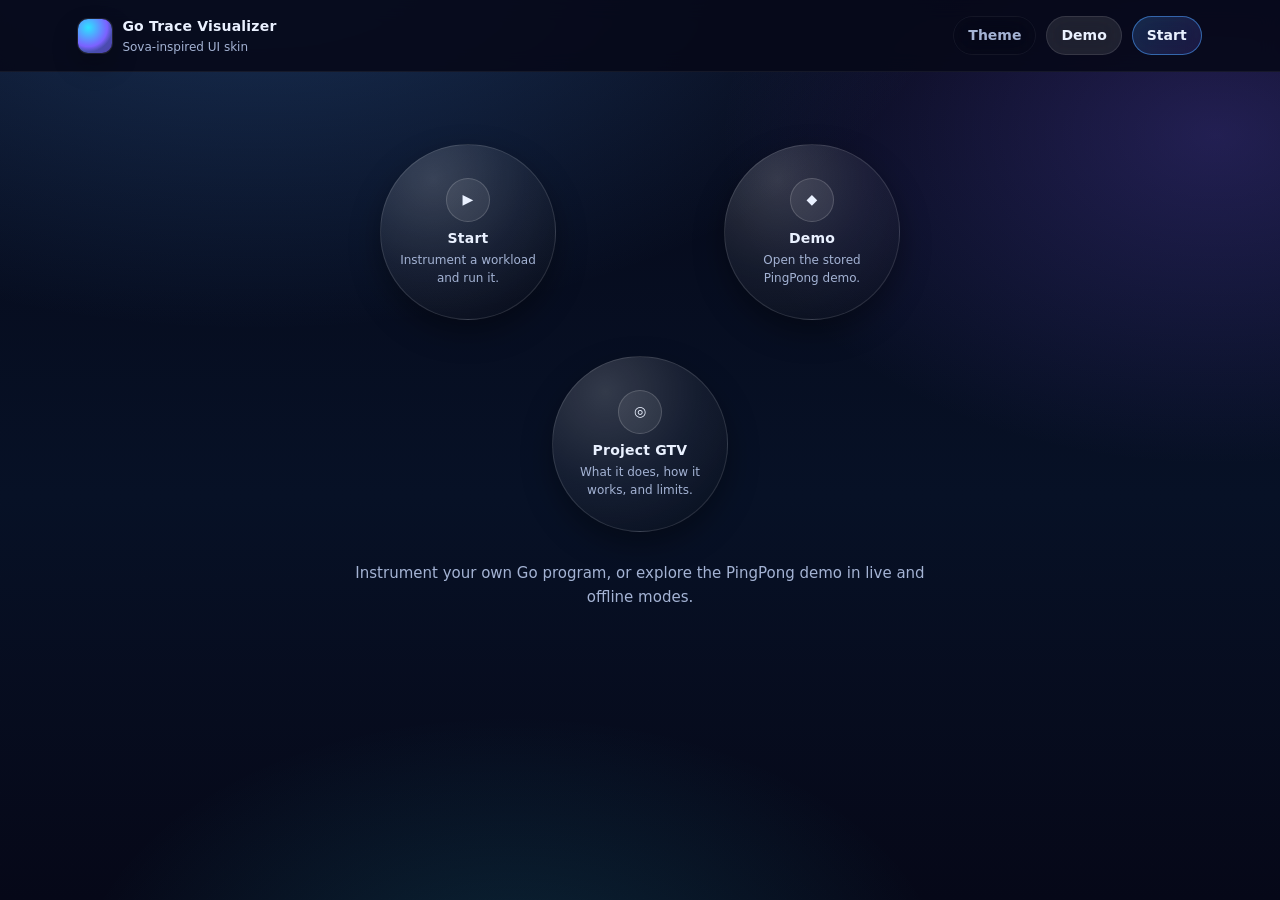
<file: web/pages/index/index.html>
<!doctype html>
<html lang="en">
<head>
  <meta charset="utf-8" />
  <meta name="viewport" content="width=device-width, initial-scale=1" />
  <title>GTV — Go Trace Visualizer</title>
  <link rel="stylesheet" href="../../shared/base.css" />
  <link rel="stylesheet" href="./index.css" />
  <script src="../../shared/ui.js" defer></script>
</head>
<body>
  <header class="gtv-nav">
    <div class="container inner">
      <a class="gtv-brand" href="index.html" aria-label="Go Trace Visualizer Home">
        <div class="gtv-logo" aria-hidden="true"></div>
        <div>
          <div class="gtv-brand-title">Go Trace Visualizer</div>
          <div class="gtv-brand-sub">Sova-inspired UI skin</div>
        </div>
      </a>
      <div class="gtv-navactions">
        <button class="btn ghost" type="button" data-gtv-theme-toggle>Theme</button>
        <a class="btn" href="../demo/demo.html">Demo</a>
        <a class="btn primary" href="../instrument/instrument.html">Start</a>
      </div>
    </div>
  </header>

  <main class="gtv-page">
    <section class="hero hero--center">
      <div class="container">
        <div class="hero-stack">
          <div class="cta-grid" role="list">
            <a class="cta-card" role="listitem" href="../instrument/instrument.html">
              <div class="cta-icon" aria-hidden="true">▶</div>
              <div>
                <div class="cta-title">Start</div>
                <div class="cta-sub">Instrument a workload and run it.</div>
              </div>
            </a>
            <a class="cta-card" role="listitem" href="../demo/demo.html">
              <div class="cta-icon" aria-hidden="true">◆</div>
              <div>
                <div class="cta-title">Demo</div>
                <div class="cta-sub">Open the stored PingPong demo.</div>
              </div>
            </a>
            <a class="cta-card" role="listitem" href="../project/project.html">
              <div class="cta-icon" aria-hidden="true">◎</div>
              <div>
                <div class="cta-title">Project GTV</div>
                <div class="cta-sub">What it does, how it works, and limits.</div>
              </div>
            </a>
          </div>
          <p class="muted hero-lead hero-lead-center">
            Instrument your own Go program, or explore the PingPong demo in live and offline modes.
          </p>

        </div>

      </div>
    </section>
  </main>
  <!-- footer removed -->
</body>
</html>
</file>
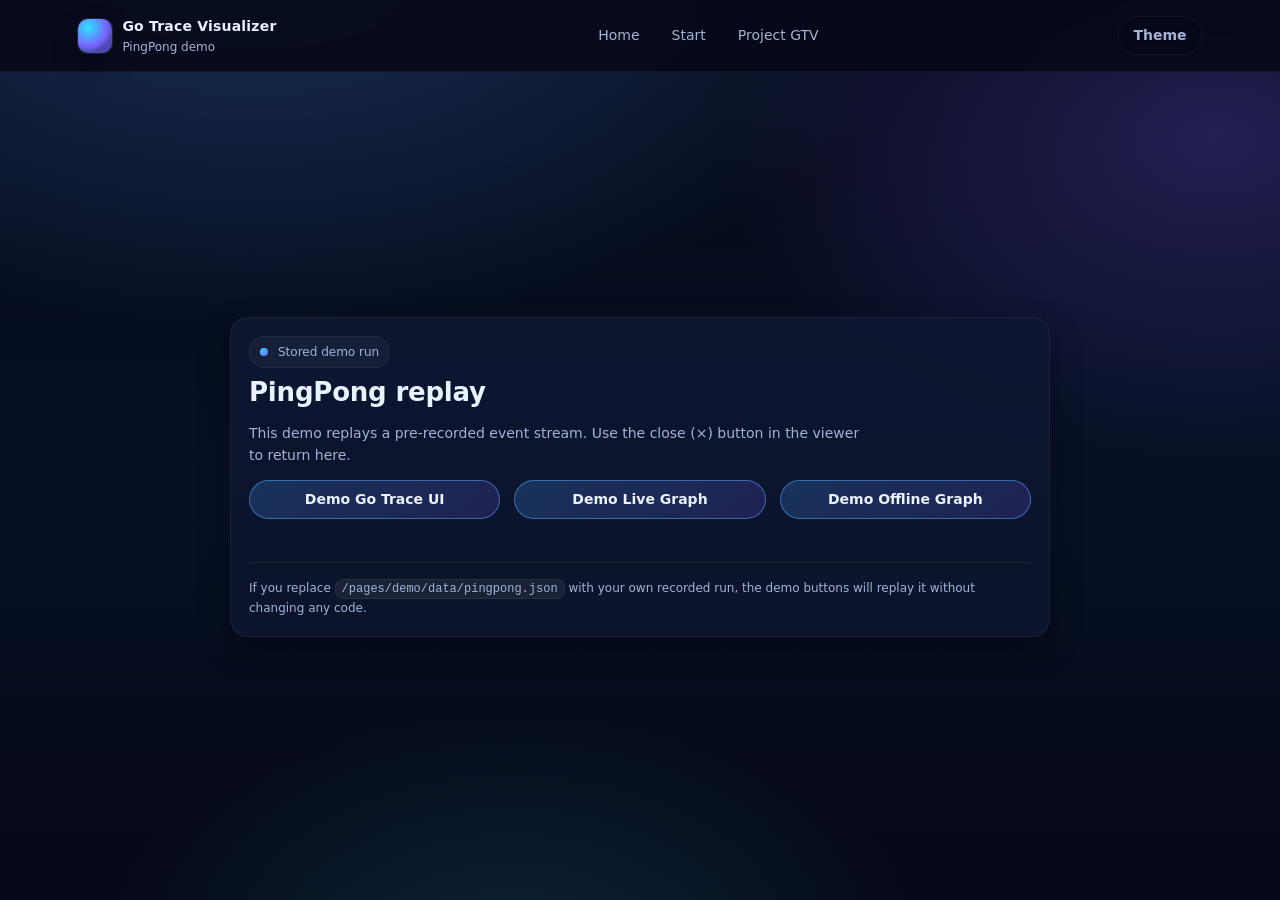
<file: web/pages/demo/demo.html>
<!doctype html>
<html lang="en">
<head>
  <meta charset="utf-8" />
  <meta name="viewport" content="width=device-width, initial-scale=1" />
  <title>GTV — Demo</title>
  <link rel="stylesheet" href="../../shared/base.css" />
  <link rel="stylesheet" href="./demo.css?v=20260216-1" />
  <script src="../../shared/ui.js" defer></script>
  <script src="./demo.js?v=20260216-1" defer></script>
</head>
<body>
  <header class="gtv-nav">
    <div class="container inner">
      <a class="gtv-brand" href="../index/index.html" aria-label="Go Trace Visualizer Home">
        <div class="gtv-logo" aria-hidden="true"></div>
        <div>
          <div class="gtv-brand-title">Go Trace Visualizer</div>
          <div class="gtv-brand-sub">PingPong demo</div>
        </div>
      </a>
      <nav class="gtv-navlinks" aria-label="Primary">
        <a class="gtv-link" href="../index/index.html">Home</a>
        <a class="gtv-link" href="../instrument/instrument.html">Start</a>
        <a class="gtv-link" href="../project/project.html">Project GTV</a>
      </nav>
      <div class="gtv-navactions">
        <button class="btn ghost" type="button" data-gtv-theme-toggle>Theme</button>
      </div>
    </div>
  </header>

  <main class="gtv-page demo-wrap">
    <div class="container">
      <div class="card pad demo-card">
        <div class="kicker"><span class="kdot" aria-hidden="true"></span>Stored demo run</div>
        <h2 style="margin:10px 0 8px">PingPong replay</h2>
        <p class="muted demo-lead">
          This demo replays a pre-recorded event stream. Use the close (×) button in the viewer to return here.
        </p>

        <div class="demo-actions">
          <button id="btnGoTrace" class="btn primary" type="button">Demo Go Trace UI</button>
          <a class="btn primary" href="../graph-live/graph-live.html?mode=demo&src=/pages/demo/data/pingpong.json&autoplay=1&return=../demo/demo.html">Demo Live Graph</a>
          <a class="btn primary" href="../graph/graph.html?mode=demo&src=/pages/demo/data/pingpong.json&return=../demo/demo.html">Demo Offline Graph</a>
        </div>
        <div id="goTraceStatus" class="mini demo-status" role="status" aria-live="polite"></div>

        <div class="hr"></div>
        <div class="mini demo-footnote">
          If you replace <code>/pages/demo/data/pingpong.json</code> with your own recorded run, the demo buttons will replay it without changing any code.
        </div>
      </div>
    </div>
  </main>
</body>
</html>
</file>
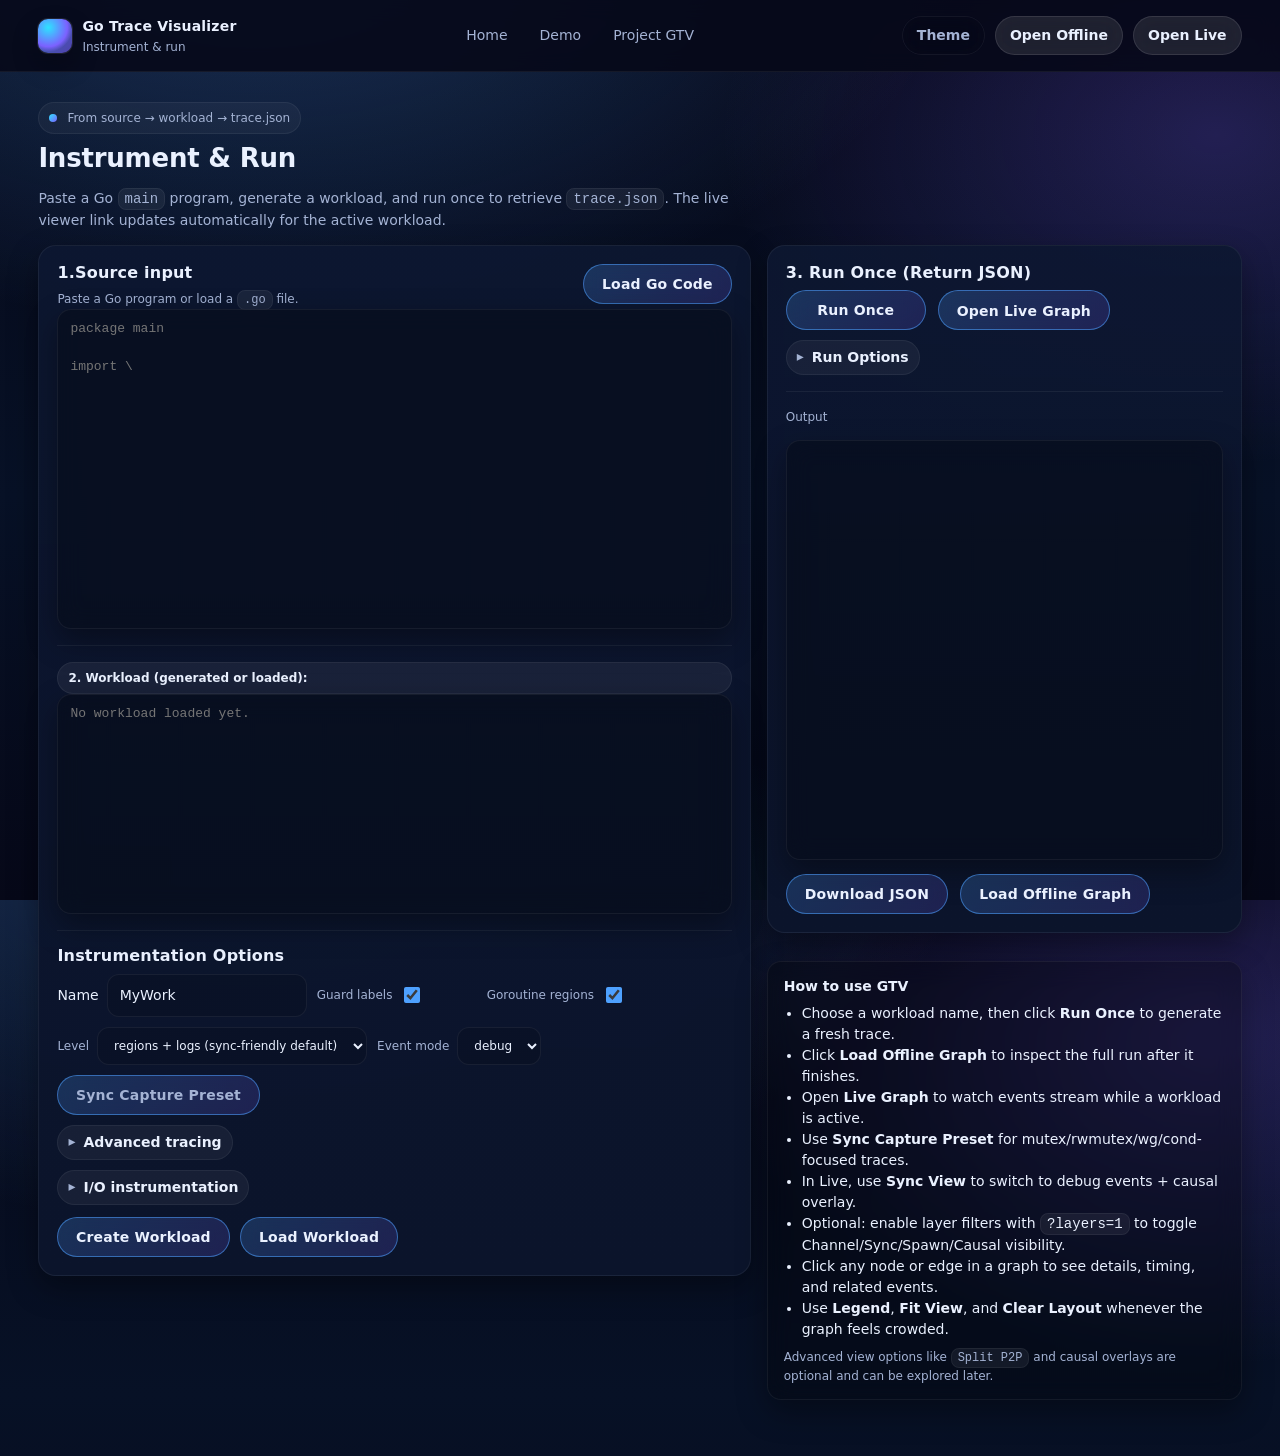
<file: web/pages/instrument/instrument.html>
<!doctype html>
<html lang="en">
<head>
  <meta charset="utf-8" />
  <meta name="viewport" content="width=device-width, initial-scale=1" />
  <title>GTV — Instrument & Run</title>
  <link rel="stylesheet" href="../../shared/base.css" />
  <link rel="stylesheet" href="../index/index.css" />
  <link rel="stylesheet" href="./instrument.css" />
  <script src="../../shared/ui.js" defer></script>
  <script src="./instrument.js" defer></script>
</head>
<body>
  <header class="gtv-nav">
    <div class="container-wide inner">
      <a class="gtv-brand" href="../index/index.html" aria-label="Go Trace Visualizer Home">
        <div class="gtv-logo" aria-hidden="true"></div>
        <div>
          <div class="gtv-brand-title">Go Trace Visualizer</div>
          <div class="gtv-brand-sub">Instrument & run</div>
        </div>
      </a>
      <nav class="gtv-navlinks" aria-label="Primary">
        <a class="gtv-link" href="../index/index.html">Home</a>
        <a class="gtv-link" href="../demo/demo.html">Demo</a>
        <a class="gtv-link" href="../project/project.html">Project GTV</a>
      </nav>
      <div class="gtv-navactions">
        <button class="btn ghost" type="button" data-gtv-theme-toggle>Theme</button>
        <a class="btn" href="../graph/graph.html?return=../instrument/instrument.html" target="_blank" rel="noopener">Open Offline</a>
        <a class="btn" href="../graph-live/graph-live.html?return=../instrument/instrument.html" target="_blank" rel="noopener">Open Live</a>
      </div>
    </div>
  </header>

  <main class="gtv-page">
    <div class="container-wide">
      <div class="kicker"><span class="kdot" aria-hidden="true"></span>From source → workload → trace.json</div>
      <h2 style="margin-top:10px">Instrument & Run</h2>
      <p class="muted" style="max-width: 80ch">
        Paste a Go <code>main</code> program, generate a workload, and run once to retrieve <code>trace.json</code>.
        The live viewer link updates automatically for the active workload.
      </p>

      <div class="instr-grid" style="margin-top: 14px">
        <section class="card pad source-card">
          <div class="instr-card-title">
            <div class="left">
              <h3>1.Source input</h3>
              <div class="mini">Paste a Go program or load a <code>.go</code> file.</div>
            </div>
            <div class="control-row">
              <button class="btn" id="btnLoadCode" type="button">Load Go Code</button>
              <input id="fileGoCode" type="file" accept=".go" style="display:none" />
            </div>
          </div>

          <textarea id="code" spellcheck="false" placeholder="package main

import \"fmt\"

func main(){
  // gtv:send=out[0]
  ch := make(chan int,1); ch <- 1
  // gtv:recv=out[0]
  _ = <-ch
  fmt.Println(\"done\")
}"></textarea>

          <div class="hr"></div>

          <div class="mini workload-title">2. Workload (generated or loaded):</div>
          <textarea id="workloadView" spellcheck="false" readonly placeholder="No workload loaded yet."></textarea>

          <div class="hr"></div>

          <h3 style="margin-bottom: 8px">Instrumentation Options </h3>
          <div class="control-row">
            <label>Name <input id="name" placeholder="MyWork" /></label>
            <label class="mini">Guard labels <input type="checkbox" id="guard" checked /></label>
            <label class="mini">Goroutine regions <input type="checkbox" id="gorRegions" checked /></label>
            <label class="mini">Level
              <select id="level">
                <option value="regions">regions only</option>
                <option value="regions_logs" selected>regions + logs (sync-friendly default)</option>
                <option value="tasks_only">tasks only</option>
              </select>
            </label>
            <label class="mini">Event mode
              <select id="mode">
                <option value="teach">teach</option>
                <option value="debug" selected>debug</option>
              </select>
            </label>
            <button class="btn ghost" id="btnSyncInstrPreset" type="button">Sync Capture Preset</button>
          </div>

          <details class="option-group">
            <summary>Advanced tracing</summary>
            <div class="option-panel">
              <div class="control-row compact">
                <label class="mini">Value logs <input type="checkbox" id="valueLogs" /></label>
                <label class="mini">Block regions <input type="checkbox" id="blockRegions" checked /></label>
              </div>
            </div>
          </details>

          <details class="option-group">
            <summary>I/O instrumentation</summary>
            <div class="option-panel">
              <div class="control-row compact">
                <label class="mini">I/O regions <input type="checkbox" id="ioRegions" /></label>
                <label class="mini">JSON <input type="checkbox" id="ioJSON" /></label>
                <label class="mini">DB <input type="checkbox" id="ioDB" /></label>
                <label class="mini">HTTP <input type="checkbox" id="ioHTTP" /></label>
                <label class="mini">OS I/O <input type="checkbox" id="ioOS" /></label>
              </div>
            </div>
          </details>

          <div class="control-row workload-actions" style="margin-top:12px">
            <button class="btn primary" id="btnInstrument" type="button">Create Workload</button>
            <button class="btn" id="btnLoadWorkload" type="button">Load Workload</button>
            <div id="status" class="mini status-line"></div>
          </div>
        </section>

        <aside class="kb">
          <section class="card pad">
            <div class="instr-card-title">
              <div class="left">
                <h3>3. Run Once (Return JSON)</h3>
              </div>
            </div>

            <div class="control-row run-actions">
              <button class="btn primary" id="btnRun" type="button">Run Once</button>
              <a id="liveGraphLink" href="#" target="_blank" rel="noopener" class="btn" style="display:none">Open Live Graph</a>
            </div>

            <details class="option-group">
              <summary>Run Options</summary>
              <div class="option-panel">
                <div class="control-row compact">
                  <label class="mini">Synth <input type="checkbox" id="synth" checked /></label>
                  <label class="mini">Drop unlabeled blocked <input type="checkbox" id="drop" /></label>
                  <label class="mini">Run ms
                    <input type="number" id="timeoutMs" min="50" max="20000" value="1000" style="width:92px" />
                  </label>
                  <label class="mini" title="Caches built runner binaries per workload; speeds Run Once. Uncheck to force rebuild each run.">Build cache
                    <input type="checkbox" id="buildCache" checked />
                  </label>
                  <button class="btn ghost" id="btnClearCache" type="button">Clear build cache</button>
                  <span id="timeoutWarn" class="mini" style="color:var(--warn); display:none"></span>
                  <label class="mini">Broadcast mode
                    <select id="bcMode">
                      <option value="">(default)</option>
                      <option value="buffered">buffered</option>
                      <option value="blocking">blocking</option>
                      <option value="both">both</option>
                    </select>
                  </label>
                </div>
              </div>
            </details>

            <div class="hr"></div>

            <div class="mini">Output</div>
            <pre id="out" style="overflow:auto"></pre>

            <div class="control-row run-actions" style="margin-top:10px">
              <button class="btn" id="btnDownload" type="button">Download JSON</button>
              <a id="btnOffline" href="../graph/graph.html?return=../instrument/instrument.html" target="_blank" rel="noopener" class="btn">Load Offline Graph</a>
              <span id="dlHint" class="mini"></span>
            </div>
          </section>

          <section class="tip">
            <div style="font-weight:700; color:var(--fg); margin-bottom:6px">How to use GTV</div>
            <ul style="margin:0; padding-left:18px">
              <li>Choose a workload name, then click <b>Run Once</b> to generate a fresh trace.</li>
              <li>Click <b>Load Offline Graph</b> to inspect the full run after it finishes.</li>
              <li>Open <b>Live Graph</b> to watch events stream while a workload is active.</li>
              <li>Use <b>Sync Capture Preset</b> for mutex/rwmutex/wg/cond-focused traces.</li>
              <li>In Live, use <b>Sync View</b> to switch to debug events + causal overlay.</li>
              <li>Optional: enable layer filters with <code>?layers=1</code> to toggle Channel/Sync/Spawn/Causal visibility.</li>
              <li>Click any node or edge in a graph to see details, timing, and related events.</li>
              <li>Use <b>Legend</b>, <b>Fit View</b>, and <b>Clear Layout</b> whenever the graph feels crowded.</li>
            </ul>
            <div class="mini" style="margin-top:8px">Advanced view options like <code>Split P2P</code> and causal overlays are optional and can be explored later.</div>
          </section>
        </aside>
      </div>

    </div>
  </main>

  <dialog id="workloadPickerDialog" class="workload-picker-dialog">
    <div class="workload-picker-card">
      <h3>Load Workload</h3>
      <div class="mini">Choose from <code>internal/workload</code>.</div>
      <input id="workloadPickerSearch" type="text" placeholder="Search workload name..." autocomplete="off" />
      <div id="workloadPickerCount" class="mini"></div>
      <div id="workloadPickerList" class="workload-picker-list" role="listbox" aria-label="Generated workloads"></div>
      <div class="workload-picker-actions">
        <button id="workloadPickerCancel" class="btn ghost" type="button">Cancel</button>
      </div>
    </div>
  </dialog>
</body>
</html>
</file>
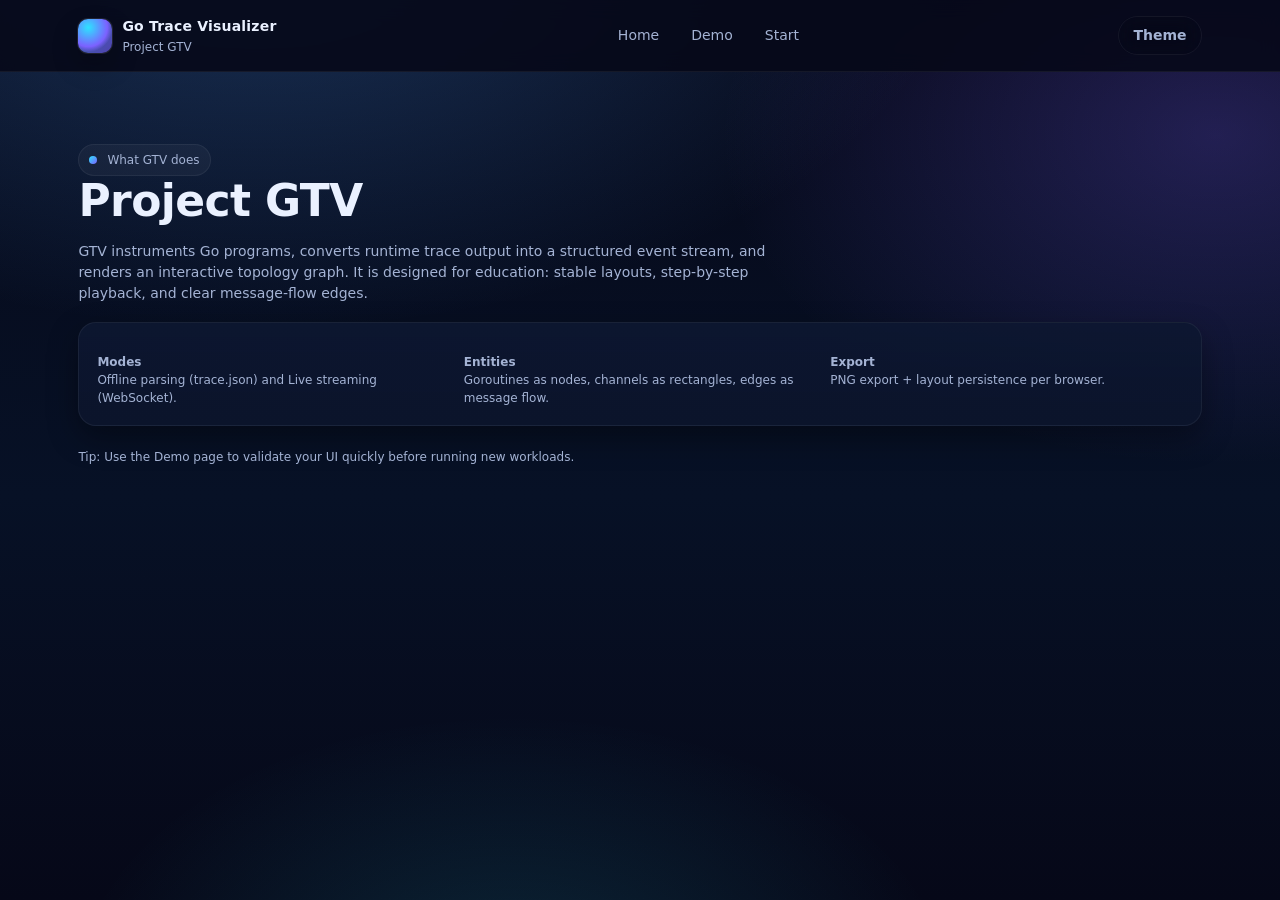
<file: web/pages/project/project.html>
<!doctype html>
<html lang="en">
<head>
  <meta charset="utf-8" />
  <meta name="viewport" content="width=device-width, initial-scale=1" />
  <title>GTV — Project GTV</title>
  <link rel="stylesheet" href="../../shared/base.css" />
  <link rel="stylesheet" href="../index/index.css" />
  <script src="../../shared/ui.js" defer></script>
</head>
<body>
  <header class="gtv-nav">
    <div class="container inner">
      <a class="gtv-brand" href="../index/index.html" aria-label="Go Trace Visualizer Home">
        <div class="gtv-logo" aria-hidden="true"></div>
        <div>
          <div class="gtv-brand-title">Go Trace Visualizer</div>
          <div class="gtv-brand-sub">Project GTV</div>
        </div>
      </a>
      <nav class="gtv-navlinks" aria-label="Primary">
        <a class="gtv-link" href="../index/index.html">Home</a>
        <a class="gtv-link" href="../demo/demo.html">Demo</a>
        <a class="gtv-link" href="../instrument/instrument.html">Start</a>
      </nav>
      <div class="gtv-navactions">
        <button class="btn ghost" type="button" data-gtv-theme-toggle>Theme</button>
      </div>
    </div>
  </header>

  <main class="gtv-page">
    <section class="hero">
      <div class="container">
        <div class="kicker"><span class="kdot" aria-hidden="true"></span>What GTV does</div>
        <h1>Project GTV</h1>
        <p class="muted" style="max-width: 80ch">
          GTV instruments Go programs, converts runtime trace output into a structured event stream, and renders an interactive topology graph.
          It is designed for education: stable layouts, step-by-step playback, and clear message-flow edges.
        </p>

        <div class="card pad" style="margin-top:18px">
          <div class="project-grid">
            <div class="mini"><strong>Modes</strong><br>Offline parsing (trace.json) and Live streaming (WebSocket).</div>
            <div class="mini"><strong>Entities</strong><br>Goroutines as nodes, channels as rectangles, edges as message flow.</div>
            <div class="mini"><strong>Export</strong><br>PNG export + layout persistence per browser.</div>
          </div>
        </div>

        <footer class="gtv-footer">
          <div class="muted">Tip: Use the Demo page to validate your UI quickly before running new workloads.</div>
        </footer>
      </div>
    </section>
  </main>
</body>
</html>
</file>
<file: web/shared/base.css>
/* GTV UI Theme — Sova-inspired (dark-first) */
:root{
  --bg0:#060818;
  --bg1:#071126;
  --bg2:#0b1836;
  --panel:#0d1731;
  --panel2:#0b142b;
  --border:rgba(255,255,255,.10);
  --border2:rgba(255,255,255,.06);
  --shadow:0 12px 30px rgba(0,0,0,.35);

  --fg:#eaf1ff;
  --muted:#a4b3d4;
  --muted2:#7f93bd;

  --accent:#4ea1ff;
  --accent2:#7b61ff;
  --accent3:#2de3ff;

  /* Graph palette (used by current renderers) */
  --main: #4ea1ff;
  --worker: #7ee787;
  --chan: #f6c453;
  --cluster: #8b5cf6;
  --edge-send: #22d3ee;
  --edge-recv: #f97316;
  --role-coordinator: #4ea1ff;
  --role-producer: #22c55e;
  --role-consumer: #fb7185;
  --role-unknown: #64748b;
  --sync-mutex: #ef4444;
  --sync-rwmutex: #f59e0b;
  --sync-waitgroup: #14b8a6;
  --sync-cond: #a855f7;
  --sync-context: #38bdf8;
  --blocked: #ff6b8a;


  --success:#7ee787;
  --warn:#f6c453;
  --danger:#ff6b8a;

  --radius-xl:18px;
  --radius-lg:14px;
  --radius:12px;
  --radius-sm:10px;

  --font: ui-sans-serif, system-ui, -apple-system, Segoe UI, Roboto, Ubuntu, Arial, "Apple Color Emoji", "Segoe UI Emoji";
  --mono: ui-monospace, SFMono-Regular, Menlo, Monaco, Consolas, "Liberation Mono", "Courier New", monospace;

  --container: 1180px;
  --nav-h: 72px;
}

/* Glass close button used by viewers */
.gtv-close{
  position:fixed;
  top:14px;
  left:14px;
  width:40px;
  height:40px;
  border-radius:999px;
  display:grid;
  place-items:center;
  text-decoration:none;
  color:var(--fg);
  background: rgba(255,255,255,.08);
  border:1px solid rgba(255,255,255,.16);
  backdrop-filter: blur(12px);
  box-shadow: var(--shadow);
  z-index:9999;
  user-select:none;
}
.gtv-close:hover{transform:translateY(-1px);border-color:rgba(255,255,255,.24)}
.gtv-close:active{transform:translateY(0)}

/* Light theme toggle used by existing pages */
html.theme-light{
  --bg0:#f7f9ff;
  --bg1:#edf2ff;
  --bg2:#e8eeff;
  --panel:#ffffff;
  --panel2:#ffffff;
  --border:rgba(6,14,30,.12);
  --border2:rgba(6,14,30,.08);
  --shadow:0 12px 30px rgba(6,14,30,.10);

  --fg:#0a1230;
  --muted:#4a5a7c;
  --muted2:#6a7aa4;

  --accent:#1a6bff;
  --accent2:#6b4bff;
  --accent3:#00b5ff;
}

*{box-sizing:border-box}
html,body{height:100%}
body{
  margin:0;
  font:14px/1.5 var(--font);
  color:var(--fg);
  background:
    radial-gradient(1200px 700px at 20% -10%, rgba(78,161,255,.30), transparent 60%),
    radial-gradient(900px 600px at 95% 15%, rgba(123,97,255,.24), transparent 55%),
    radial-gradient(800px 500px at 40% 110%, rgba(45,227,255,.14), transparent 55%),
    linear-gradient(180deg, var(--bg0), var(--bg1) 55%, var(--bg0));
  overflow-x:hidden;
}

/* subtle grid */
body::before{
  content:"";
  position:fixed;
  inset:0;
  pointer-events:none;
  background-image:
    linear-gradient(to right, rgba(255,255,255,.05) 1px, transparent 1px),
    linear-gradient(to bottom, rgba(255,255,255,.05) 1px, transparent 1px);
  background-size: 72px 72px;
  opacity:.08;
}
html.theme-light body::before{opacity:.10; background-image:
  linear-gradient(to right, rgba(10,18,48,.10) 1px, transparent 1px),
  linear-gradient(to bottom, rgba(10,18,48,.10) 1px, transparent 1px);
}

a{color:inherit; text-decoration:none}
a:hover{opacity:.92}

.container{max-width:1200px; margin:0 auto; padding:0 24px}
.container-wide{max-width:1440px; margin:0 auto; padding:0 24px}
body:not(.graph-page) .container,
body:not(.graph-page) .container-wide{
  padding-left: clamp(20px, 3vw, 48px);
  padding-right: clamp(20px, 3vw, 48px);
}

/* Navbar */
.gtv-nav{
  position:sticky;
  top:0;
  /* Keep navbar above full-screen SVG canvases and fixed HUD layers */
  z-index:200;
  height:var(--nav-h);
  display:flex;
  align-items:center;
  /* More opaque than before so it doesn't visually "disappear" over busy graphs */
  background: color-mix(in srgb, var(--bg0) 88%, transparent);
  backdrop-filter: blur(10px);
  border-bottom:1px solid var(--border2);
}
.gtv-nav .inner{display:flex; align-items:center; justify-content:space-between; gap:18px; width:100%}
.gtv-brand{display:flex; align-items:center; gap:10px; min-width:220px}
.gtv-logo{
  width:34px; height:34px; border-radius:10px;
  background: radial-gradient(circle at 30% 25%, var(--accent3), var(--accent2) 55%, rgba(0,0,0,0) 70%),
              linear-gradient(135deg, rgba(78,161,255,.65), rgba(123,97,255,.65));
  box-shadow: 0 0 0 1px var(--border), 0 12px 26px rgba(0,0,0,.25);
}
.gtv-brand-title{font-weight:700; letter-spacing:.2px}
.gtv-brand-sub{font-size:12px; color:var(--muted); margin-top:1px}

.gtv-navlinks{display:flex; align-items:center; gap:6px; flex-wrap:wrap}
.gtv-link{
  padding:10px 12px;
  border-radius:999px;
  color:var(--muted);
  border:1px solid transparent;
}
.gtv-link:hover{color:var(--fg); background:rgba(255,255,255,.06); border-color:var(--border2)}
.gtv-link.active{color:var(--fg); background:rgba(78,161,255,.14); border-color:rgba(78,161,255,.35)}

.gtv-navactions{display:flex; align-items:center; gap:10px}
.gtv-navactions .btn{font-size:14px}
.gtv-link{font-size:14px}

/* Buttons */
.btn{
  appearance:none;
  border:1px solid var(--border);
  background: rgba(255,255,255,.10);
  color:var(--fg);
  border-radius:999px;
  padding:10px 14px;
  font-weight:600;
  cursor:pointer;
  transition: transform .12s ease, background .12s ease, border-color .12s ease;
  backdrop-filter: blur(12px);
  font-family: var(--font);
  font-size: 14px;
  line-height: 1.2;
}
.btn:hover{transform: translateY(-1px); background:rgba(255,255,255,.08)}
.btn:active{transform: translateY(0px)}
.btn:disabled{opacity:.55; cursor:not-allowed; transform:none}

html.theme-light .btn{
  background: rgba(255,255,255,.65);
  border-color: rgba(10,18,48,.12);
  color: var(--fg);
}
html.theme-light .btn.primary{
  border-color: rgba(26,107,255,.45);
  background: linear-gradient(135deg, rgba(26,107,255,.20), rgba(107,75,255,.16));
}

.btn.primary{
  border-color: rgba(78,161,255,.55);
  background: linear-gradient(135deg, rgba(78,161,255,.22), rgba(123,97,255,.18));
}
.btn.primary:hover{background: linear-gradient(135deg, rgba(78,161,255,.28), rgba(123,97,255,.22))}

.btn.ghost{background:transparent; border-color:var(--border2); color:var(--muted)}
.btn.ghost:hover{color:var(--fg); background:rgba(255,255,255,.06)}

/* Cards */
.card{
  background: linear-gradient(180deg, color-mix(in srgb, var(--panel) 92%, transparent), var(--panel2));
  border:1px solid var(--border2);
  border-radius:var(--radius-xl);
  box-shadow: var(--shadow);
}
.card.pad{padding:18px 18px}
.card.soft{box-shadow: 0 8px 22px rgba(0,0,0,.22)}

.kicker{
  display:inline-flex;
  align-items:center;
  gap:10px;
  padding:6px 10px;
  border-radius:999px;
  border:1px solid var(--border2);
  background:rgba(255,255,255,.04);
  color:var(--muted);
  font-size:12px;
}
.kdot{width:8px; height:8px; border-radius:50%; background:linear-gradient(135deg, var(--accent3), var(--accent2))}

h1,h2,h3{margin:0 0 8px 0; line-height:1.15}
h1{font-size:44px; letter-spacing:-.6px}
h2{font-size:26px; letter-spacing:-.2px}
h3{font-size:16px; letter-spacing:.2px}
@media (max-width: 780px){h1{font-size:34px}}

.muted{color:var(--muted)}
.mini{font-size:12px; color:var(--muted)}

/* Inputs */
input, select, textarea{
  font:inherit;
  color:var(--fg);
  background: rgba(0,0,0,.12);
  border: 1px solid var(--border2);
  border-radius: 12px;
  padding:10px 12px;
  outline:none;
}
html.theme-light input, html.theme-light select, html.theme-light textarea{background: rgba(10,18,48,.03)}
input:focus, select:focus, textarea:focus{border-color: rgba(78,161,255,.55); box-shadow: 0 0 0 4px rgba(78,161,255,.12)}
textarea{font-family: var(--mono); font-size: 13px; line-height:1.45}
label{display:inline-flex; align-items:center; gap:8px}

/* Layout helpers */
.gtv-page{padding:30px 0 56px}
.hero{
  padding:42px 0 18px;
}
.hero .grid{display:grid; grid-template-columns: 1.15fr .85fr; gap:22px; align-items:stretch}
@media (max-width: 980px){.hero .grid{grid-template-columns:1fr;}}

.hero-actions{display:flex; gap:10px; flex-wrap:wrap; margin-top:16px}

.feature-grid{display:grid; grid-template-columns: repeat(3, 1fr); gap:16px; margin-top:16px}
@media (max-width: 980px){.feature-grid{grid-template-columns:1fr}}

.feature-card{padding:18px 18px}
.feature-card h3{display:flex; align-items:center; justify-content:space-between; gap:10px}
.feature-card .icon{
  width:34px; height:34px; border-radius:12px;
  background: rgba(255,255,255,.06);
  border: 1px solid var(--border2);
  display:grid; place-items:center;
}

.hr{height:1px; background:var(--border2); margin:16px 0}

/* Utility badge */
.badge{display:inline-flex; align-items:center; gap:8px; font-size:12px; color:var(--muted);
  padding:7px 10px; border-radius:999px; border:1px solid var(--border2); background:rgba(255,255,255,.04)}

/* Improve default <code>/<pre> */
code, pre{font-family: var(--mono)}
code{background:rgba(255,255,255,.06); border:1px solid var(--border2); padding:2px 6px; border-radius:8px}
pre{
  background: rgba(0,0,0,.18);
  border:1px solid var(--border2);
  border-radius: 14px;
  padding: 12px 14px;
  overflow:auto;
}

/* Existing class compat */
.choose{font-size:12px; color:var(--muted)}
.hint{color:var(--muted)}

/* Make checkboxes nicer without breaking */
input[type="checkbox"]{width:16px; height:16px; accent-color: var(--accent)}
input[type="range"]{accent-color: var(--accent)}

/* Default page footer */
.gtv-footer{padding:22px 0 40px; color:var(--muted); font-size:12px}

/* Responsive layout */
@media (max-width: 1024px){
  :root{--container: 960px}
}

@media (max-width: 900px){
  .container{padding:0 18px}
  .gtv-nav{
    height:auto;
    padding:12px 0;
  }
  .gtv-nav .inner{
    flex-direction:column;
    align-items:flex-start;
  }
  .gtv-navlinks,
  .gtv-navactions{
    width:100%;
    justify-content:flex-start;
  }
  .gtv-navactions{flex-wrap:wrap}
  .gtv-page{padding:24px 0 44px}
  .hero{padding:30px 0 12px}
  .card.pad{padding:16px}
}

@media (max-width: 640px){
  h1{font-size:30px}
  h2{font-size:22px}
  .container{padding:0 14px}
  .gtv-brand{min-width:0}
  .gtv-brand-title{font-size:14px}
  .gtv-brand-sub{font-size:11px}
  .gtv-navactions .btn,
  .gtv-navactions .gtv-link{
    width:100%;
    justify-content:center;
  }
  .gtv-navlinks{
    flex-direction:column;
    align-items:flex-start;
  }
  .hero-actions{flex-direction:column}
  .badge{flex-wrap:wrap}
}

@media (max-width: 420px){
  .btn{padding:9px 12px}
  input, select, textarea{padding:9px 10px}
  .gtv-page{padding:18px 0 36px}
}
</file>
<file: web/pages/index/index.css>
.hero--center{padding:36px 0 18px}
.hero-stack{display:flex;flex-direction:column;align-items:center;gap:14px}
.hero-lead{max-width:64ch;font-size:15px;line-height:1.6}
.hero-lead-center{text-align:center}

/* Triangle layout */
.cta-grid{
  --cta-size: 176px;
  --cta-gap: 36px;
  position:relative;
  width:min(520px, 100%);
  height:calc(var(--cta-size) * 2 + var(--cta-gap));
  margin:6px auto 0;
}
.cta-card{
  position:absolute;
  width:var(--cta-size);
  height:var(--cta-size);
  border-radius:999px;
  display:flex;
  flex-direction:column;
  align-items:center;
  justify-content:center;
  gap:6px;
  padding:16px;
  text-align:center;
  background:radial-gradient(circle at 30% 20%, rgba(255,255,255,.18), rgba(255,255,255,.06) 50%, rgba(0,0,0,.25) 100%);
  border:1px solid rgba(255,255,255,.12);
  box-shadow:var(--shadow);
  text-decoration:none;
  color:inherit;
}
.cta-card:hover{transform:translateY(-2px);border-color:rgba(255,255,255,.2)}
.cta-card:nth-child(1){left:0; top:0}
.cta-card:nth-child(2){right:0; top:0}
.cta-card:nth-child(3){left:50%; bottom:0; transform:translateX(-50%)}

.cta-icon{
  width:44px;
  height:44px;
  border-radius:999px;
  display:grid;
  place-items:center;
  background:rgba(255,255,255,.08);
  border:1px solid rgba(255,255,255,.16);
  font-weight:700;
}
.cta-title{font-weight:700;letter-spacing:.2px}
.cta-sub{color:var(--muted);font-size:12px;margin-top:2px}
.project{margin-top:22px}
.project-grid{display:grid;grid-template-columns:repeat(3,minmax(0,1fr));gap:14px;margin-top:12px}
@media (max-width: 980px){.project-grid{grid-template-columns:1fr}}

@media (max-width: 980px){
  .cta-grid{
    --cta-size: 160px;
    --cta-gap: 28px;
    width:min(480px, 100%);
  }
}

@media (max-width: 780px){
  .hero--center{padding:32px 0 22px}
  .hero-stack{align-items:stretch}
  .hero-lead{font-size:14px}
  .cta-grid{
    --cta-size: 150px;
    --cta-gap: 22px;
    width:min(420px, 100%);
  }
  .cta-sub{font-size:11px}
}

@media (max-width: 600px){
  .cta-grid{
    position:static;
    display:grid;
    grid-template-columns:1fr;
    gap:14px;
    height:auto;
  }
  .cta-card{
    position:static;
    width:100%;
    height:auto;
    border-radius:16px;
    flex-direction:row;
    justify-content:flex-start;
    text-align:left;
  }
  .cta-card:nth-child(3){transform:none}
}

.landing-footer{
  padding:18px 0 30px;
}
.landing-footer-inner{
  display:flex;
  align-items:center;
  justify-content:space-between;
  gap:14px;
  flex-wrap:wrap;
}
.badge-compact{
  font-size:11px;
  padding:6px 8px;
}

@media (max-width: 700px){
  .landing-footer-inner{justify-content:center; text-align:center}
}
</file>
<file: web/pages/demo/demo.css>
.demo-wrap{min-height:calc(100vh - 90px);display:grid;place-items:center;padding:28px 0}
.demo-card{max-width:820px;width:100%}
.demo-actions{display:grid;grid-template-columns:repeat(3,minmax(0,1fr));gap:14px;margin-top:14px}
@media(max-width:860px){.demo-actions{grid-template-columns:repeat(2,minmax(0,1fr))}}
@media(max-width:620px){.demo-actions{grid-template-columns:1fr}}
.demo-actions .btn,
.demo-actions a.btn,
.demo-actions button.btn{
  justify-content:center;
  display:inline-flex;
  font:600 14px/1.2 var(--font);
  letter-spacing:0;
  -webkit-appearance:none;
  appearance:none;
}
.demo-status{margin-top:10px;min-height:1.4em;color:var(--muted)}
.demo-status[data-state="error"]{color:var(--danger)}
.demo-lead{max-width:70ch;line-height:1.6}
.demo-footnote{line-height:1.6}

@media (max-width: 700px){
  .demo-wrap{padding:18px 0}
  .demo-card{padding:14px}
}
</file>
<file: web/pages/instrument/instrument.css>
/* Instrument page layout enhancements (keeps existing IDs intact) */
.instr-grid{display:grid; grid-template-columns: 1.2fr .8fr; gap:16px; align-items:start}
.instr-card-title{display:flex; gap:12px; justify-content:space-between; align-items:flex-start; flex-wrap:wrap}
.instr-card-title .left{min-width:220px}

#code,
#workloadView{
  width:100%;
  display:block;
  resize:none;
  white-space:pre-wrap;
  overflow-wrap:anywhere;
  word-break:break-word;
}
textarea#code{height:320px}
textarea#workloadView{height:220px}
#out{
  height:420px;
  max-height:420px;
  min-height:420px;
  width:100%;
  max-width:100%;
  min-width:0;
  box-sizing:border-box;
  overflow:auto;
  overflow-x:hidden;
  white-space:pre-wrap;
  overflow-wrap:anywhere;
  word-break:break-word;
}
.inline-link{color:var(--fg);text-decoration:underline}
.inline-link:hover{opacity:.9}
.gtv-page .btn,
.gtv-page a.btn{
  height:40px;
  padding:0 18px;
  display:inline-flex;
  align-items:center;
  justify-content:center;
  font-size:14px;
  letter-spacing:.2px;
  line-height:40px;
  white-space:nowrap;
}
.gtv-page .btn.ghost{height:40px}
.gtv-page .btn,
.gtv-page a.btn{
  border-color: rgba(78,161,255,.55);
  background: linear-gradient(135deg, rgba(78,161,255,.22), rgba(123,97,255,.18));
}
.gtv-page .btn:hover,
.gtv-page a.btn:hover{
  background: linear-gradient(135deg, rgba(78,161,255,.28), rgba(123,97,255,.22));
}
.control-row{display:flex;gap:10px;flex-wrap:wrap;align-items:center}
.control-row label{flex:0 1 auto; min-width:160px}
.control-row.compact label{min-width:130px}
.run-actions{align-items:center; gap:12px}
.run-actions .btn{min-width:140px}

.kb{display:flex; flex-direction:column; gap:16px}
.kb .tip{
  margin-top:12px;
  border-radius: var(--radius-lg);
  border:1px solid var(--border2);
  background: rgba(0,0,0,.28);
  backdrop-filter: blur(12px);
  padding:14px 16px;
  box-shadow: var(--shadow);
}
html.theme-light .kb .tip{
  background: rgba(255,255,255,.78);
}
.source-card{
  display:flex;
  flex-direction:column;
}
.workload-actions{
  margin-top:auto;
}

.option-group{
  border:1px solid var(--border2);
  border-radius: 999px;
  padding:6px 10px;
  background: rgba(255,255,255,.05);
  margin-top:10px;
  position:relative;
  display:inline-flex;
  width:fit-content;
}
.option-group summary{
  cursor:pointer;
  font-weight:600;
  color:var(--fg);
  list-style:none;
  display:inline-flex;
  align-items:center;
  width:fit-content;
}
.option-group summary::-webkit-details-marker{display:none}
.option-group summary::before{
  content:"▸";
  display:inline-block;
  margin-right:8px;
  color:var(--muted);
  transform: translateY(-1px);
}
.option-group[open] summary::before{content:"▾"}
.option-group .control-row{margin-top:0}
.option-panel{
  position:absolute;
  top:calc(100% + 10px);
  left:0;
  min-width:260px;
  max-width:520px;
  padding:12px 12px;
  border-radius: var(--radius-lg);
  border:1px solid var(--border2);
  background: rgba(0,0,0,.35);
  backdrop-filter: blur(12px);
  box-shadow: var(--shadow);
  z-index:20;
  display:none;
}
.option-group[open] .option-panel{display:block}
html.theme-light .option-panel{background: rgba(255,255,255,.85)}

#code,
#workloadView,
#out{
  border-radius: var(--radius-lg);
  border:1px solid var(--border2);
  background: rgba(0,0,0,.28);
  backdrop-filter: blur(12px);
  box-shadow: var(--shadow);
}
html.theme-light #code,
html.theme-light #workloadView,
html.theme-light #out{
  background: rgba(255,255,255,.78);
}
.workload-title{
  display:inline-flex;
  align-items:center;
  gap:8px;
  padding:6px 10px;
  border-radius:999px;
  border:1px solid var(--border2);
  background: rgba(255,255,255,.06);
  color:var(--fg);
  font-weight:600;
}

@media (max-width: 1100px){
  .instr-grid{grid-template-columns:1fr}
}

@media (max-width: 780px){
  textarea#code{height:280px}
  textarea#workloadView{height:220px}
  #out{height:220px; max-height:220px; min-height:220px}
  .control-row label{flex:1 1 140px}
  .run-actions .btn{min-width:unset; width:100%}
}

@media (max-width: 520px){
  textarea#code{height:220px}
  textarea#workloadView{height:200px}
  .instr-card-title{flex-direction:column; align-items:flex-start}
  .control-row{gap:8px}
}

.workload-picker-dialog{
  border:0;
  padding:0;
  background: transparent;
}
.workload-picker-dialog::backdrop{
  background: rgba(0,0,0,.45);
  backdrop-filter: blur(2px);
}
.workload-picker-card{
  width:min(560px, 92vw);
  max-height:min(70vh, 680px);
  overflow:auto;
  border-radius: var(--radius-lg);
  border:1px solid var(--border2);
  background: rgba(0,0,0,.42);
  backdrop-filter: blur(12px);
  box-shadow: var(--shadow);
  padding:16px;
  display:grid;
  gap:10px;
}
.workload-picker-card h3{
  margin:0;
}
#workloadPickerSearch{
  width:100%;
  box-sizing:border-box;
}
.workload-picker-list{
  display:grid;
  gap:8px;
  max-height:min(42vh, 420px);
  overflow:auto;
  border:1px solid var(--border2);
  border-radius: var(--radius-md);
  padding:10px;
  background: rgba(255,255,255,.04);
}
.workload-picker-item{
  width:100%;
  text-align:left;
  border-radius:999px;
  border:1px solid var(--border2);
  background: rgba(255,255,255,.06);
  color:var(--fg);
  padding:8px 12px;
  cursor:pointer;
}
.workload-picker-item:hover{
  border-color: rgba(78,161,255,.45);
  background: rgba(78,161,255,.14);
}
.workload-picker-empty{
  color:var(--muted);
  font-size:12px;
  padding:4px 2px;
}
.workload-picker-actions{
  display:flex;
  justify-content:flex-end;
}
html.theme-light .workload-picker-card{
  background: rgba(255,255,255,.92);
}
html.theme-light .workload-picker-list{
  background: rgba(10,18,48,.03);
}
</file>
